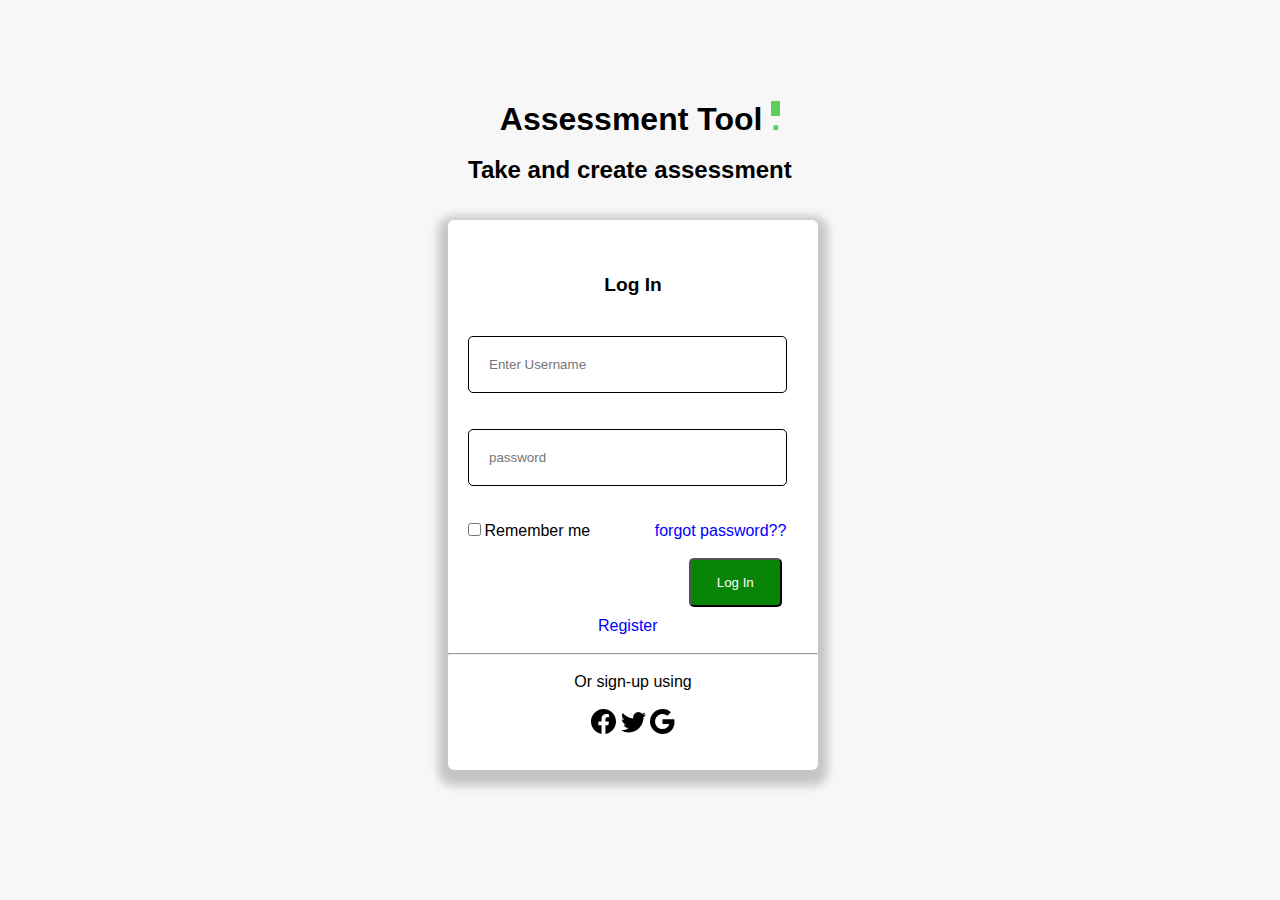
<file: loginfortool/index.html>
<!DOCTYPE html>
<html lang="en">

<head>
    <meta charset="UTF-8">
    <meta name="viewport" content="width=device-width, initial-scale=1.0">
    <title>loginfortool</title>
    <link rel="icon"  href="../OIP.jpg">
    <link rel="stylesheet" href="style.css">
    <script src="https://cdn.jsdelivr.net/npm/@popperjs/core@2.11.8/dist/umd/popper.min.js"
        integrity="sha384-I7E8VVD/ismYTF4hNIPjVp/Zjvgyol6VFvRkX/vR+Vc4jQkC+hVqc2pM8ODewa9r"
        crossorigin="anonymous"></script>
    <script src="https://cdn.jsdelivr.net/npm/bootstrap@5.3.1/dist/js/bootstrap.min.js"
        integrity="sha384-Rx+T1VzGupg4BHQYs2gCW9It+akI2MM/mndMCy36UVfodzcJcF0GGLxZIzObiEfa"
        crossorigin="anonymous"></script>
</head>
<header>
    <h1>Assessment Tool <span id="icon1">.</span></h1>
</header>

<body>
    <div class="bigbox">
        <br>
        <h2 id="smallhead">Take and create assessment</h2>
        <br><br>
        <div id="wrapper">
            <div id="box1">
                <div id="logsin">
                    <!-- <span id="span1">Sign up</span> --> <span id="span2"><b>Log In</b></span>
                </div>
                
                <br>
                <input id="user" type="text" placeholder="Enter Username">
                <br><br>
                <input id="pass" type="password" placeholder="password">
                <br><br>
                <div id="rec">
                    <input type="checkbox" id="checkbox">
                    <span><label id="rememberme">Remember me</label></span>
                    <a style="text-decoration: none; margin-left: 60px;color: #0000ff;" href="#">forgot password??</a>
                </div>
                <br>
                <a href="../take-assessment/tasses.html"><button id="log">Log In</button></a>
                <a id="reglink" style="text-decoration: none; color: #0000ff;" href="../registration page/rindex.html" style="text-align: center; text-decoration: none;">Register</a><br>
                <hr><br>
                <div class="iconss">
                    <p style="text-align: center;">Or sign-up using</p><br>
                    <svg xmlns="http://www.w3.org/2000/svg" width="25" height="25" fill="currentColor"
                        class="bi bi-facebook" viewBox="0 0 16 16">
                        <path
                            d="M16 8.049c0-4.446-3.582-8.05-8-8.05C3.58 0-.002 3.603-.002 8.05c0 4.017 2.926 7.347 6.75 7.951v-5.625h-2.03V8.05H6.75V6.275c0-2.017 1.195-3.131 3.022-3.131.876 0 1.791.157 1.791.157v1.98h-1.009c-.993 0-1.303.621-1.303 1.258v1.51h2.218l-.354 2.326H9.25V16c3.824-.604 6.75-3.934 6.75-7.951z" />
                    </svg>
                    <svg xmlns="http://www.w3.org/2000/svg" width="25" height="25" fill="currentColor"
                        class="bi bi-twitter" viewBox="0 0 16 16">
                        <path
                            d="M5.026 15c6.038 0 9.341-5.003 9.341-9.334 0-.14 0-.282-.006-.422A6.685 6.685 0 0 0 16 3.542a6.658 6.658 0 0 1-1.889.518 3.301 3.301 0 0 0 1.447-1.817 6.533 6.533 0 0 1-2.087.793A3.286 3.286 0 0 0 7.875 6.03a9.325 9.325 0 0 1-6.767-3.429 3.289 3.289 0 0 0 1.018 4.382A3.323 3.323 0 0 1 .64 6.575v.045a3.288 3.288 0 0 0 2.632 3.218 3.203 3.203 0 0 1-.865.115 3.23 3.23 0 0 1-.614-.057 3.283 3.283 0 0 0 3.067 2.277A6.588 6.588 0 0 1 .78 13.58a6.32 6.32 0 0 1-.78-.045A9.344 9.344 0 0 0 5.026 15z" />
                    </svg>
                    <svg xmlns="http://www.w3.org/2000/svg" width="25" height="25" fill="currentColor"
                        class="bi bi-google" viewBox="0 0 16 16">
                        <path
                            d="M15.545 6.558a9.42 9.42 0 0 1 .139 1.626c0 2.434-.87 4.492-2.384 5.885h.002C11.978 15.292 10.158 16 8 16A8 8 0 1 1 8 0a7.689 7.689 0 0 1 5.352 2.082l-2.284 2.284A4.347 4.347 0 0 0 8 3.166c-2.087 0-3.86 1.408-4.492 3.304a4.792 4.792 0 0 0 0 3.063h.003c.635 1.893 2.405 3.301 4.492 3.301 1.078 0 2.004-.276 2.722-.764h-.003a3.702 3.702 0 0 0 1.599-2.431H8v-3.08h7.545z" />
                    </svg>
                </div>
            </div>
        </div>

    </div>

</body>

</html>
</file>
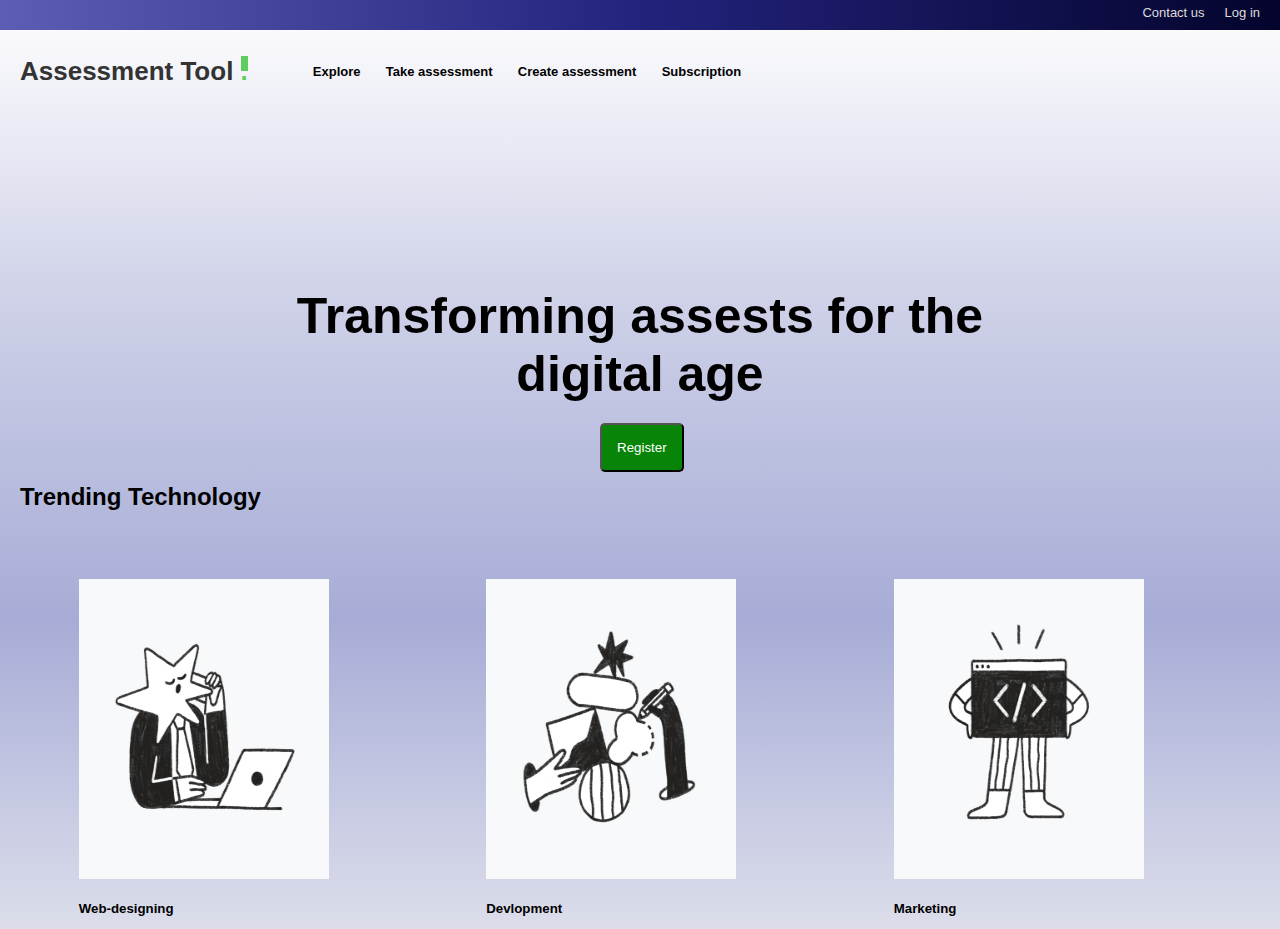
<file: hkr/hrk.html>
<!DOCTYPE html>
<html lang="en">

<head>
  <meta charset="UTF-8">
  <meta name="viewport" content="width=device-width, initial-scale=1.0">
  <title>homepage</title>
  <link rel="icon"  href="../OIP.jpg">
  <link rel="stylesheet" href="hrk.css">
  <link rel="stylesheet" href="https://cdnjs.cloudflare.com/ajax/libs/font-awesome/4.7.0/css/font-awesome.min.css">
</head>

<body>
  <div class="head">
    <a style="text-decoration: none;" href="../loginfortool/index.html"><span id="log">Log in</span></a>
    <span id="con">Contact us</span>
  </div><br>
  <div class="wrapper">
    <div class="section1">
      <h1 id="logo">Assessment Tool <span id="spa">.</span></h1>
      &nbsp;&nbsp;&nbsp;&nbsp;&nbsp;&nbsp;&nbsp;&nbsp;&nbsp;&nbsp;&nbsp;&nbsp;&nbsp;&nbsp;&nbsp;&nbsp;&nbsp;&nbsp;
     
      <div class="wrapper">
        <span class="options"><b>Explore</b></span>&nbsp;&nbsp;&nbsp;&nbsp;&nbsp;&nbsp;
        <span class="options"><b>Take assessment</b></span>&nbsp;&nbsp;&nbsp;&nbsp;&nbsp;&nbsp;
        <span class="options"><b>Create assessment</b></span>&nbsp;&nbsp;&nbsp;&nbsp;&nbsp;&nbsp;
        <span class="options"><b>Subscription</b></span>
      </div>
     
    </div>
    </div>
    <div class="section2">
      <p><b>Transforming assests for the <br>digital age</b></p>
    </div>
    <div class="button"><a href="../registration page/rindex.html"><button id="button1">Register</button></a></div>

  </div>
  <h2>&nbsp;&nbsp;&nbsp;Trending Technology</h2><br>
  <div class="flexbox">
  <div class="card text-bg-dark">
    <img  src="../hkr/images/lohp-category-business-2x-v2.jpg" class="card-img" alt="...">
    <div class="card-img-overlay"><br>
      <h5 class="card-title">Web-designing</h5>
    </div>
  </div>
  <div class="card text-bg-dark">
    <img  src="../hkr/images/lohp-category-design-2x-v2.jpg" class="card-img" alt="...">
    <div class="card-img-overlay"><br>
      <h5 class="card-title">Devlopment</h5>
    </div>
  </div>
  <div class="card text-bg-dark">
    <img  src="../hkr/images/lohp-category-development-2x-v2.jpg" class="card-img" alt="...">
    <div class="card-img-overlay"><br>
      <h5 class="card-title">Marketing</h5>
    </div>
  </div>
  <br>

 
</div>
  
  <!-- <footer>
    <svg xmlns="http://www.w3.org/2000/svg" width="16" height="16" fill="currentColor" class="bi bi-facebook"
      viewBox="0 0 16 16">
      <path
        d="M16 8.049c0-4.446-3.582-8.05-8-8.05C3.58 0-.002 3.603-.002 8.05c0 4.017 2.926 7.347 6.75 7.951v-5.625h-2.03V8.05H6.75V6.275c0-2.017 1.195-3.131 3.022-3.131.876 0 1.791.157 1.791.157v1.98h-1.009c-.993 0-1.303.621-1.303 1.258v1.51h2.218l-.354 2.326H9.25V16c3.824-.604 6.75-3.934 6.75-7.951z" />
    </svg>
    <svg xmlns="http://www.w3.org/2000/svg" width="16" height="16" fill="currentColor" class="bi bi-instagram"
      viewBox="0 0 16 16">
      <path
        d="M8 0C5.829 0 5.556.01 4.703.048 3.85.088 3.269.222 2.76.42a3.917 3.917 0 0 0-1.417.923A3.927 3.927 0 0 0 .42 2.76C.222 3.268.087 3.85.048 4.7.01 5.555 0 5.827 0 8.001c0 2.172.01 2.444.048 3.297.04.852.174 1.433.372 1.942.205.526.478.972.923 1.417.444.445.89.719 1.416.923.51.198 1.09.333 1.942.372C5.555 15.99 5.827 16 8 16s2.444-.01 3.298-.048c.851-.04 1.434-.174 1.943-.372a3.916 3.916 0 0 0 1.416-.923c.445-.445.718-.891.923-1.417.197-.509.332-1.09.372-1.942C15.99 10.445 16 10.173 16 8s-.01-2.445-.048-3.299c-.04-.851-.175-1.433-.372-1.941a3.926 3.926 0 0 0-.923-1.417A3.911 3.911 0 0 0 13.24.42c-.51-.198-1.092-.333-1.943-.372C10.443.01 10.172 0 7.998 0h.003zm-.717 1.442h.718c2.136 0 2.389.007 3.232.046.78.035 1.204.166 1.486.275.373.145.64.319.92.599.28.28.453.546.598.92.11.281.24.705.275 1.485.039.843.047 1.096.047 3.231s-.008 2.389-.047 3.232c-.035.78-.166 1.203-.275 1.485a2.47 2.47 0 0 1-.599.919c-.28.28-.546.453-.92.598-.28.11-.704.24-1.485.276-.843.038-1.096.047-3.232.047s-2.39-.009-3.233-.047c-.78-.036-1.203-.166-1.485-.276a2.478 2.478 0 0 1-.92-.598 2.48 2.48 0 0 1-.6-.92c-.109-.281-.24-.705-.275-1.485-.038-.843-.046-1.096-.046-3.233 0-2.136.008-2.388.046-3.231.036-.78.166-1.204.276-1.486.145-.373.319-.64.599-.92.28-.28.546-.453.92-.598.282-.11.705-.24 1.485-.276.738-.034 1.024-.044 2.515-.045v.002zm4.988 1.328a.96.96 0 1 0 0 1.92.96.96 0 0 0 0-1.92zm-4.27 1.122a4.109 4.109 0 1 0 0 8.217 4.109 4.109 0 0 0 0-8.217zm0 1.441a2.667 2.667 0 1 1 0 5.334 2.667 2.667 0 0 1 0-5.334z" />
    </svg>
    <svg xmlns="http://www.w3.org/2000/svg" width="16" height="16" fill="currentColor" class="bi bi-linkedin"
      viewBox="0 0 16 16">
      <path
        d="M0 1.146C0 .513.526 0 1.175 0h13.65C15.474 0 16 .513 16 1.146v13.708c0 .633-.526 1.146-1.175 1.146H1.175C.526 16 0 15.487 0 14.854V1.146zm4.943 12.248V6.169H2.542v7.225h2.401zm-1.2-8.212c.837 0 1.358-.554 1.358-1.248-.015-.709-.52-1.248-1.342-1.248-.822 0-1.359.54-1.359 1.248 0 .694.521 1.248 1.327 1.248h.016zm4.908 8.212V9.359c0-.216.016-.432.08-.586.173-.431.568-.878 1.232-.878.869 0 1.216.662 1.216 1.634v3.865h2.401V9.25c0-2.22-1.184-3.252-2.764-3.252-1.274 0-1.845.7-2.165 1.193v.025h-.016a5.54 5.54 0 0 1 .016-.025V6.169h-2.4c.03.678 0 7.225 0 7.225h2.4z" />
    </svg>
  </footer> -->
</body>

</html>
</file>
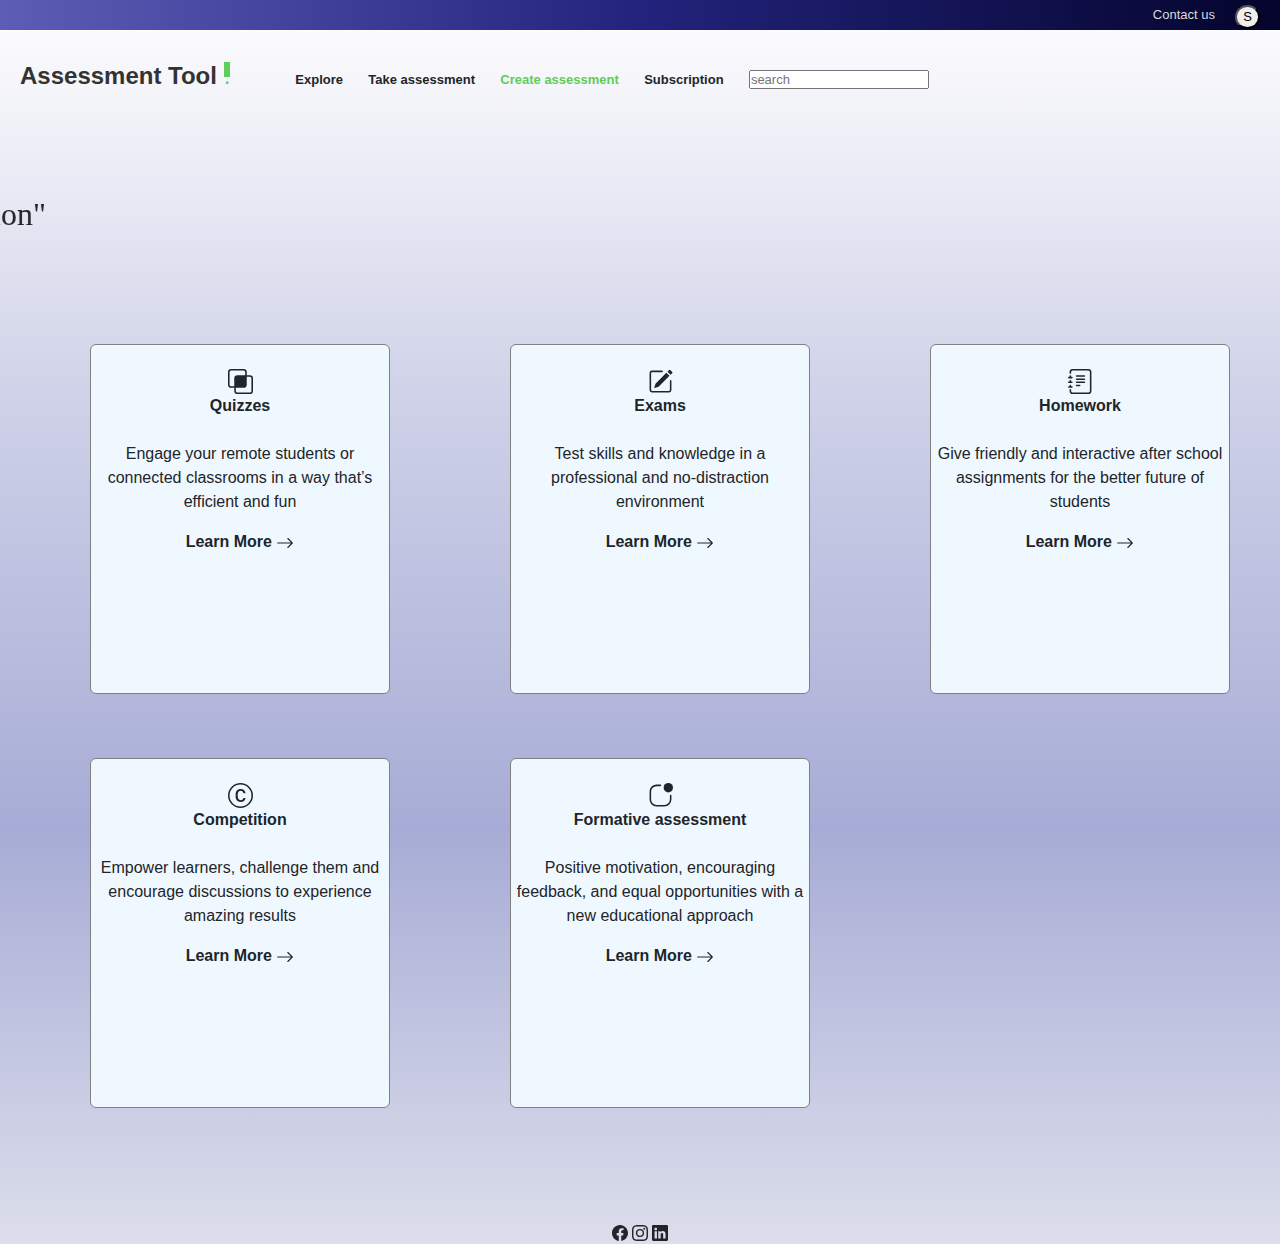
<file: homepage/home.html>
<!DOCTYPE html>
<html lang="en">

<head>
  <meta charset="UTF-8">
  <meta name="viewport" content="width=device-width, initial-scale=1.0">
  <title>Create Assessment</title>
  <link rel="icon"  href="../OIP.jpg">
  <link rel="stylesheet" href="home.css">
  <link rel="stylesheet" href="https://cdnjs.cloudflare.com/ajax/libs/font-awesome/4.7.0/css/font-awesome.min.css">
  <script src="https://cdn.jsdelivr.net/npm/@popperjs/core@2.11.8/dist/umd/popper.min.js"
    integrity="sha384-I7E8VVD/ismYTF4hNIPjVp/Zjvgyol6VFvRkX/vR+Vc4jQkC+hVqc2pM8ODewa9r"
    crossorigin="anonymous"></script>
  <script src="https://cdn.jsdelivr.net/npm/bootstrap@5.3.1/dist/js/bootstrap.min.js"
    integrity="sha384-Rx+T1VzGupg4BHQYs2gCW9It+akI2MM/mndMCy36UVfodzcJcF0GGLxZIzObiEfa"
    crossorigin="anonymous"></script>
  <link rel="stylesheet" href="	https://cdn.jsdelivr.net/npm/bootstrap@5.3.1/dist/css/bootstrap.min.css">
  <link rel="stylesheet" href="https://cdn.jsdelivr.net/npm/bootstrap@5.3.1/dist/js/bootstrap.bundle.min.js">
</head>

<body>
  <div class="head">
    <span id="log"><button id="logbutton">S</button></span>
    <span id="con">Contact us</span>
  </div><br>
  <div class="wrapper">
    <div class="section1">
      <h4 id="logo"><b>Assessment Tool</b> <span id="spa">.</span></h4>
      &nbsp;&nbsp;&nbsp;&nbsp;&nbsp;&nbsp;&nbsp;&nbsp;&nbsp;&nbsp;&nbsp;&nbsp;&nbsp;&nbsp;&nbsp;&nbsp;&nbsp;&nbsp;

      <div class="wrapper">
        <span class="options"><b>Explore</b></span>&nbsp;&nbsp;&nbsp;&nbsp;&nbsp;&nbsp;
        <span class="options"><b>Take assessment</b></span>&nbsp;&nbsp;&nbsp;&nbsp;&nbsp;&nbsp;
        <span id="createassessment" class="options"><b>Create assessment</b></span>&nbsp;&nbsp;&nbsp;&nbsp;&nbsp;&nbsp;
        <span class="options"><b>Subscription</b></span>&nbsp;&nbsp;&nbsp;&nbsp;&nbsp;&nbsp;
        <span class="options search"><input type="text"  id="searchtext" placeholder="search"></span>&nbsp;&nbsp;
     
      </div>

    </div>
  </div>
  <div id="h-text-container">
      <marquee  width="100%" direction="right" height="100px">
        <h2 id="htext">"Where knowledge Meets Evaluation"</h2>
        </marquee>
  </div>
  <div class="grid text-center">
    <div class="g-col-4"><br><svg xmlns="http://www.w3.org/2000/svg" width="25" height="25" fill="currentColor"
        class="bi bi-intersect" viewBox="0 0 16 16">
        <path
          d="M0 2a2 2 0 0 1 2-2h8a2 2 0 0 1 2 2v2h2a2 2 0 0 1 2 2v8a2 2 0 0 1-2 2H6a2 2 0 0 1-2-2v-2H2a2 2 0 0 1-2-2V2zm5 10v2a1 1 0 0 0 1 1h8a1 1 0 0 0 1-1V6a1 1 0 0 0-1-1h-2v5a2 2 0 0 1-2 2H5zm6-8V2a1 1 0 0 0-1-1H2a1 1 0 0 0-1 1v8a1 1 0 0 0 1 1h2V6a2 2 0 0 1 2-2h5z" />
      </svg>
      <p><b>Quizzes</b><br><br>Engage your remote students or connected classrooms in a way that’s efficient and fun</p><b class="learnmore">Learn More</b>&nbsp;<svg xmlns="http://www.w3.org/2000/svg" width="18" height="18" fill="currentColor" class="bi bi-arrow-right" viewBox="0 0 16 16">
        <path fill-rule="evenodd" d="M1 8a.5.5 0 0 1 .5-.5h11.793l-3.147-3.146a.5.5 0 0 1 .708-.708l4 4a.5.5 0 0 1 0 .708l-4 4a.5.5 0 0 1-.708-.708L13.293 8.5H1.5A.5.5 0 0 1 1 8z"/>
      </svg>
    </div>
    <div class="g-col-4"><br><svg xmlns="http://www.w3.org/2000/svg" width="25" height="25" fill="currentColor"
        class="bi bi-pencil-square" viewBox="0 0 16 16">
        <path
          d="M15.502 1.94a.5.5 0 0 1 0 .706L14.459 3.69l-2-2L13.502.646a.5.5 0 0 1 .707 0l1.293 1.293zm-1.75 2.456-2-2L4.939 9.21a.5.5 0 0 0-.121.196l-.805 2.414a.25.25 0 0 0 .316.316l2.414-.805a.5.5 0 0 0 .196-.12l6.813-6.814z" />
        <path fill-rule="evenodd"
          d="M1 13.5A1.5 1.5 0 0 0 2.5 15h11a1.5 1.5 0 0 0 1.5-1.5v-6a.5.5 0 0 0-1 0v6a.5.5 0 0 1-.5.5h-11a.5.5 0 0 1-.5-.5v-11a.5.5 0 0 1 .5-.5H9a.5.5 0 0 0 0-1H2.5A1.5 1.5 0 0 0 1 2.5v11z" />
      </svg>
      <p><b>Exams</b><br><br>Test skills and knowledge in a professional and no-distraction environment</p><b class="learnmore">Learn More</b>&nbsp;<svg xmlns="http://www.w3.org/2000/svg" width="18" height="18" fill="currentColor" class="bi bi-arrow-right" viewBox="0 0 16 16">
        <path fill-rule="evenodd" d="M1 8a.5.5 0 0 1 .5-.5h11.793l-3.147-3.146a.5.5 0 0 1 .708-.708l4 4a.5.5 0 0 1 0 .708l-4 4a.5.5 0 0 1-.708-.708L13.293 8.5H1.5A.5.5 0 0 1 1 8z"/>
      </svg>
    </div>
    <div class="g-col-4"><br><svg xmlns="http://www.w3.org/2000/svg" width="25" height="25" fill="currentColor"
        class="bi bi-journal-text" viewBox="0 0 16 16">
        <path
          d="M5 10.5a.5.5 0 0 1 .5-.5h2a.5.5 0 0 1 0 1h-2a.5.5 0 0 1-.5-.5zm0-2a.5.5 0 0 1 .5-.5h5a.5.5 0 0 1 0 1h-5a.5.5 0 0 1-.5-.5zm0-2a.5.5 0 0 1 .5-.5h5a.5.5 0 0 1 0 1h-5a.5.5 0 0 1-.5-.5zm0-2a.5.5 0 0 1 .5-.5h5a.5.5 0 0 1 0 1h-5a.5.5 0 0 1-.5-.5z" />
        <path
          d="M3 0h10a2 2 0 0 1 2 2v12a2 2 0 0 1-2 2H3a2 2 0 0 1-2-2v-1h1v1a1 1 0 0 0 1 1h10a1 1 0 0 0 1-1V2a1 1 0 0 0-1-1H3a1 1 0 0 0-1 1v1H1V2a2 2 0 0 1 2-2z" />
        <path
          d="M1 5v-.5a.5.5 0 0 1 1 0V5h.5a.5.5 0 0 1 0 1h-2a.5.5 0 0 1 0-1H1zm0 3v-.5a.5.5 0 0 1 1 0V8h.5a.5.5 0 0 1 0 1h-2a.5.5 0 0 1 0-1H1zm0 3v-.5a.5.5 0 0 1 1 0v.5h.5a.5.5 0 0 1 0 1h-2a.5.5 0 0 1 0-1H1z" />
      </svg>
      <p><b>Homework</b><br><br>Give friendly and interactive after school assignments for the better future of students</p><b class="learnmore">Learn More</b>&nbsp;<svg xmlns="http://www.w3.org/2000/svg" width="18" height="18" fill="currentColor" class="bi bi-arrow-right" viewBox="0 0 16 16">
        <path fill-rule="evenodd" d="M1 8a.5.5 0 0 1 .5-.5h11.793l-3.147-3.146a.5.5 0 0 1 .708-.708l4 4a.5.5 0 0 1 0 .708l-4 4a.5.5 0 0 1-.708-.708L13.293 8.5H1.5A.5.5 0 0 1 1 8z"/>
      </svg>
    </div>
    <div class="g-col-4"><br><svg xmlns="http://www.w3.org/2000/svg" width="25" height="25" fill="currentColor"
        class="bi bi-c-circle" viewBox="0 0 16 16">
        <path
          d="M1 8a7 7 0 1 0 14 0A7 7 0 0 0 1 8Zm15 0A8 8 0 1 1 0 8a8 8 0 0 1 16 0ZM8.146 4.992c-1.212 0-1.927.92-1.927 2.502v1.06c0 1.571.703 2.462 1.927 2.462.979 0 1.641-.586 1.729-1.418h1.295v.093c-.1 1.448-1.354 2.467-3.03 2.467-2.091 0-3.269-1.336-3.269-3.603V7.482c0-2.261 1.201-3.638 3.27-3.638 1.681 0 2.935 1.054 3.029 2.572v.088H9.875c-.088-.879-.768-1.512-1.729-1.512Z" />
      </svg>
      <p><b>Competition</b><br><br>Empower learners, challenge them and encourage discussions to experience amazing
        results</p><b class="learnmore">Learn More</b>&nbsp;<svg xmlns="http://www.w3.org/2000/svg" width="18" height="18" fill="currentColor" class="bi bi-arrow-right" viewBox="0 0 16 16">
          <path fill-rule="evenodd" d="M1 8a.5.5 0 0 1 .5-.5h11.793l-3.147-3.146a.5.5 0 0 1 .708-.708l4 4a.5.5 0 0 1 0 .708l-4 4a.5.5 0 0 1-.708-.708L13.293 8.5H1.5A.5.5 0 0 1 1 8z"/>
        </svg>
    </div>
    <div class="g-col-4"><br><svg xmlns="http://www.w3.org/2000/svg" width="25" height="25" fill="currentColor"
        class="bi bi-app-indicator" viewBox="0 0 16 16">
        <path
          d="M5.5 2A3.5 3.5 0 0 0 2 5.5v5A3.5 3.5 0 0 0 5.5 14h5a3.5 3.5 0 0 0 3.5-3.5V8a.5.5 0 0 1 1 0v2.5a4.5 4.5 0 0 1-4.5 4.5h-5A4.5 4.5 0 0 1 1 10.5v-5A4.5 4.5 0 0 1 5.5 1H8a.5.5 0 0 1 0 1H5.5z" />
        <path d="M16 3a3 3 0 1 1-6 0 3 3 0 0 1 6 0z" />
      </svg>
      <p><b>Formative assessment</b><br><br>Positive motivation, encouraging feedback, and equal opportunities with a
        new educational approach</p><b class="learnmore">Learn More</b>&nbsp;<svg xmlns="http://www.w3.org/2000/svg" width="18" height="18" fill="currentColor" class="bi bi-arrow-right" viewBox="0 0 16 16">
          <path fill-rule="evenodd" d="M1 8a.5.5 0 0 1 .5-.5h11.793l-3.147-3.146a.5.5 0 0 1 .708-.708l4 4a.5.5 0 0 1 0 .708l-4 4a.5.5 0 0 1-.708-.708L13.293 8.5H1.5A.5.5 0 0 1 1 8z"/>
        </svg>
    </div>

  </div>


  </div>



  <footer>
    <svg xmlns="http://www.w3.org/2000/svg" width="16" height="16" fill="currentColor" class="bi bi-facebook"
      viewBox="0 0 16 16">
      <path
        d="M16 8.049c0-4.446-3.582-8.05-8-8.05C3.58 0-.002 3.603-.002 8.05c0 4.017 2.926 7.347 6.75 7.951v-5.625h-2.03V8.05H6.75V6.275c0-2.017 1.195-3.131 3.022-3.131.876 0 1.791.157 1.791.157v1.98h-1.009c-.993 0-1.303.621-1.303 1.258v1.51h2.218l-.354 2.326H9.25V16c3.824-.604 6.75-3.934 6.75-7.951z" />
    </svg>
    <svg xmlns="http://www.w3.org/2000/svg" width="16" height="16" fill="currentColor" class="bi bi-instagram"
      viewBox="0 0 16 16">
      <path
        d="M8 0C5.829 0 5.556.01 4.703.048 3.85.088 3.269.222 2.76.42a3.917 3.917 0 0 0-1.417.923A3.927 3.927 0 0 0 .42 2.76C.222 3.268.087 3.85.048 4.7.01 5.555 0 5.827 0 8.001c0 2.172.01 2.444.048 3.297.04.852.174 1.433.372 1.942.205.526.478.972.923 1.417.444.445.89.719 1.416.923.51.198 1.09.333 1.942.372C5.555 15.99 5.827 16 8 16s2.444-.01 3.298-.048c.851-.04 1.434-.174 1.943-.372a3.916 3.916 0 0 0 1.416-.923c.445-.445.718-.891.923-1.417.197-.509.332-1.09.372-1.942C15.99 10.445 16 10.173 16 8s-.01-2.445-.048-3.299c-.04-.851-.175-1.433-.372-1.941a3.926 3.926 0 0 0-.923-1.417A3.911 3.911 0 0 0 13.24.42c-.51-.198-1.092-.333-1.943-.372C10.443.01 10.172 0 7.998 0h.003zm-.717 1.442h.718c2.136 0 2.389.007 3.232.046.78.035 1.204.166 1.486.275.373.145.64.319.92.599.28.28.453.546.598.92.11.281.24.705.275 1.485.039.843.047 1.096.047 3.231s-.008 2.389-.047 3.232c-.035.78-.166 1.203-.275 1.485a2.47 2.47 0 0 1-.599.919c-.28.28-.546.453-.92.598-.28.11-.704.24-1.485.276-.843.038-1.096.047-3.232.047s-2.39-.009-3.233-.047c-.78-.036-1.203-.166-1.485-.276a2.478 2.478 0 0 1-.92-.598 2.48 2.48 0 0 1-.6-.92c-.109-.281-.24-.705-.275-1.485-.038-.843-.046-1.096-.046-3.233 0-2.136.008-2.388.046-3.231.036-.78.166-1.204.276-1.486.145-.373.319-.64.599-.92.28-.28.546-.453.92-.598.282-.11.705-.24 1.485-.276.738-.034 1.024-.044 2.515-.045v.002zm4.988 1.328a.96.96 0 1 0 0 1.92.96.96 0 0 0 0-1.92zm-4.27 1.122a4.109 4.109 0 1 0 0 8.217 4.109 4.109 0 0 0 0-8.217zm0 1.441a2.667 2.667 0 1 1 0 5.334 2.667 2.667 0 0 1 0-5.334z" />
    </svg>
    <svg xmlns="http://www.w3.org/2000/svg" width="16" height="16" fill="currentColor" class="bi bi-linkedin"
      viewBox="0 0 16 16">
      <path
        d="M0 1.146C0 .513.526 0 1.175 0h13.65C15.474 0 16 .513 16 1.146v13.708c0 .633-.526 1.146-1.175 1.146H1.175C.526 16 0 15.487 0 14.854V1.146zm4.943 12.248V6.169H2.542v7.225h2.401zm-1.2-8.212c.837 0 1.358-.554 1.358-1.248-.015-.709-.52-1.248-1.342-1.248-.822 0-1.359.54-1.359 1.248 0 .694.521 1.248 1.327 1.248h.016zm4.908 8.212V9.359c0-.216.016-.432.08-.586.173-.431.568-.878 1.232-.878.869 0 1.216.662 1.216 1.634v3.865h2.401V9.25c0-2.22-1.184-3.252-2.764-3.252-1.274 0-1.845.7-2.165 1.193v.025h-.016a5.54 5.54 0 0 1 .016-.025V6.169h-2.4c.03.678 0 7.225 0 7.225h2.4z" />
    </svg>
  </footer>
</body>

</html>
</file>
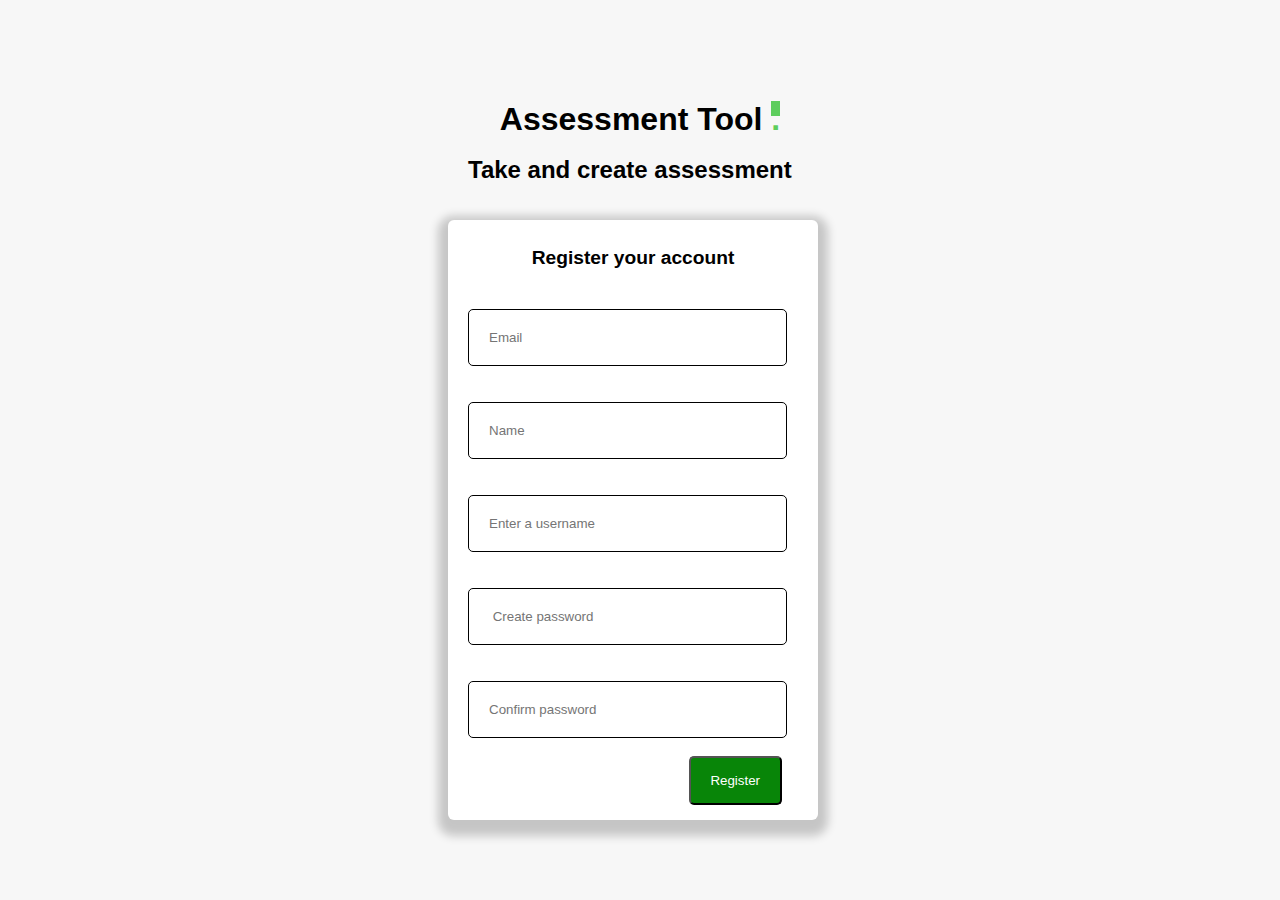
<file: registration page/rindex.html>
<!DOCTYPE html>
<html lang="en">

<head>
    <meta charset="UTF-8">
    <meta name="viewport" content="width=device-width, initial-scale=1.0">
    <title>registrarion page</title>
    <link rel="icon"  href="../OIP.jpg">
    <link rel="stylesheet" href="rstyle.css">
</head>

<body>
    <header>
        <h1>Assessment Tool <span id="icon1">.</span></h1>
    </header>

    <body>
        <div class="bigbox">
            <br>
            <h2 id="smallhead">Take and create assessment</h2>
            <br><br>
            <div id="wrapper">
                <div id="box1">
                    <div id="logsin">
                        <!-- <span id="span1">Sign up</span> --><span id="span2"><b>Register your account</b></span>

                    </div>
                    <br>
                    <input id="user" type="text" placeholder="Email"><br><br>
                    <input id="user" type="text" placeholder="Name">

                    <br><br>
                    <input id="pass" type="text" placeholder="Enter a username"><br><br>
                    <input id="pass" type="password" placeholder=" Create password">
                    <br><br>
                    <input id="pass" type="password" placeholder="Confirm password">

                    <br>
                    <a href="../loginfortool/index.html"><button id="log"> Register</button></a>


                </div>
            </div>

        </div>
    </body>

</html>
</file>
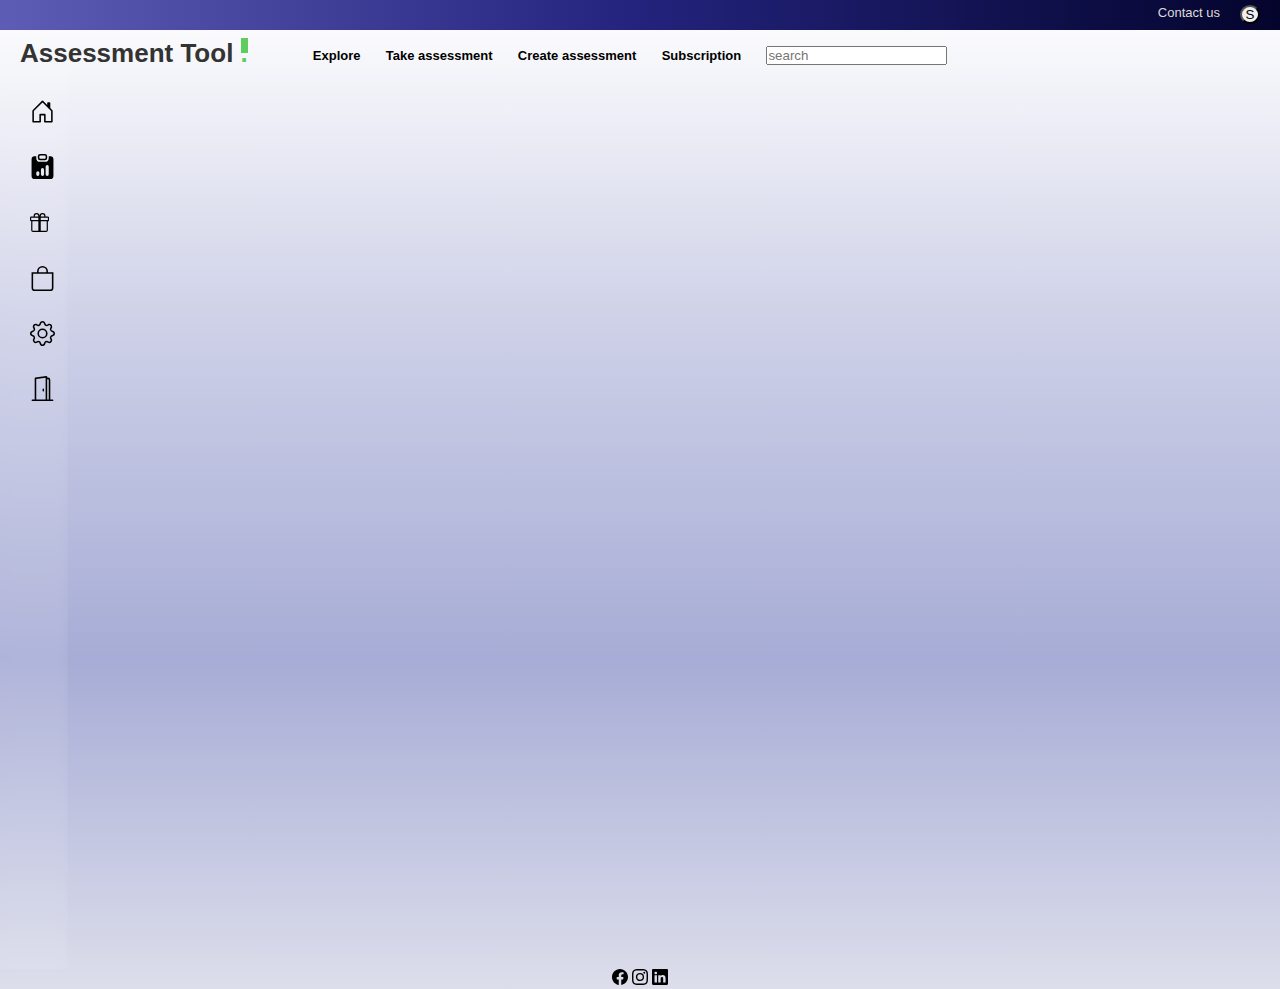
<file: take-assessment/tasses.html>
<!DOCTYPE html>
<html lang="en">
<head>
    <meta charset="UTF-8">
    <meta name="viewport" content="width=device-width, initial-scale=1.0">
    <title>Dashboard</title>
    <link rel="icon"  href="../OIP.jpg">
    <link rel="stylesheet" href="tasses.css">
</head>
<body>
    <div class="head">
        <span id="log"><button id="logbutton">S</button></span>
        <span id="con">Contact us</span>
      </div>

     <div class="wrapper">
    <div class="section1">
      <h1 id="logo"><b>Assessment Tool</b> <span id="spa">.</span></h1>
      &nbsp;&nbsp;&nbsp;&nbsp;&nbsp;&nbsp;&nbsp;&nbsp;&nbsp;&nbsp;&nbsp;&nbsp;&nbsp;&nbsp;&nbsp;&nbsp;&nbsp;&nbsp;

      <div class="wrapper">
        <span class="options"><b>Explore</b></span>&nbsp;&nbsp;&nbsp;&nbsp;&nbsp;&nbsp;
        <span class="options"><b>Take assessment</b></span>&nbsp;&nbsp;&nbsp;&nbsp;&nbsp;&nbsp;
        <a style="text-decoration: none;color: black;" href="../homepage/home.html"><span id="createassessment" class="options"><b>Create assessment</b></span></a>&nbsp;&nbsp;&nbsp;&nbsp;&nbsp;&nbsp;
        <span class="options"><b>Subscription</b></span>&nbsp;&nbsp;&nbsp;&nbsp;&nbsp;&nbsp;
        <span class="options search"><input type="text"  id="searchtext" placeholder="search"></span>&nbsp;&nbsp;
     
      </div>

    </div>
  </div>

      <div class="side-bar">
        <div class="bar-item">
             <ul>
                <li><svg xmlns="http://www.w3.org/2000/svg" width="25" height="25" fill="currentColor" class="bi bi-house-door" viewBox="0 0 16 16">
                    <path d="M8.354 1.146a.5.5 0 0 0-.708 0l-6 6A.5.5 0 0 0 1.5 7.5v7a.5.5 0 0 0 .5.5h4.5a.5.5 0 0 0 .5-.5v-4h2v4a.5.5 0 0 0 .5.5H14a.5.5 0 0 0 .5-.5v-7a.5.5 0 0 0-.146-.354L13 5.793V2.5a.5.5 0 0 0-.5-.5h-1a.5.5 0 0 0-.5.5v1.293L8.354 1.146ZM2.5 14V7.707l5.5-5.5 5.5 5.5V14H10v-4a.5.5 0 0 0-.5-.5h-3a.5.5 0 0 0-.5.5v4H2.5Z"/>
                  </svg>&nbsp;&nbsp;&nbsp;&nbsp;<p>Home</p></li>
                <li><svg xmlns="http://www.w3.org/2000/svg" width="25" height="25" fill="currentColor" class="bi bi-clipboard-data-fill" viewBox="0 0 16 16">
                    <path d="M6.5 0A1.5 1.5 0 0 0 5 1.5v1A1.5 1.5 0 0 0 6.5 4h3A1.5 1.5 0 0 0 11 2.5v-1A1.5 1.5 0 0 0 9.5 0h-3Zm3 1a.5.5 0 0 1 .5.5v1a.5.5 0 0 1-.5.5h-3a.5.5 0 0 1-.5-.5v-1a.5.5 0 0 1 .5-.5h3Z"/>
                    <path d="M4 1.5H3a2 2 0 0 0-2 2V14a2 2 0 0 0 2 2h10a2 2 0 0 0 2-2V3.5a2 2 0 0 0-2-2h-1v1A2.5 2.5 0 0 1 9.5 5h-3A2.5 2.5 0 0 1 4 2.5v-1ZM10 8a1 1 0 1 1 2 0v5a1 1 0 1 1-2 0V8Zm-6 4a1 1 0 1 1 2 0v1a1 1 0 1 1-2 0v-1Zm4-3a1 1 0 0 1 1 1v3a1 1 0 1 1-2 0v-3a1 1 0 0 1 1-1Z"/>
                  </svg>&nbsp;&nbsp;&nbsp;&nbsp;<p>Project</p></li>
                <li><svg xmlns="http://www.w3.org/2000/svg" width="27" height="27" fill="currentColor" class="bi bi-gift" viewBox="0 0 16 16">
                    <path d="M3 2.5a2.5 2.5 0 0 1 5 0 2.5 2.5 0 0 1 5 0v.006c0 .07 0 .27-.038.494H15a1 1 0 0 1 1 1v2a1 1 0 0 1-1 1v7.5a1.5 1.5 0 0 1-1.5 1.5h-11A1.5 1.5 0 0 1 1 14.5V7a1 1 0 0 1-1-1V4a1 1 0 0 1 1-1h2.038A2.968 2.968 0 0 1 3 2.506V2.5zm1.068.5H7v-.5a1.5 1.5 0 1 0-3 0c0 .085.002.274.045.43a.522.522 0 0 0 .023.07zM9 3h2.932a.56.56 0 0 0 .023-.07c.043-.156.045-.345.045-.43a1.5 1.5 0 0 0-3 0V3zM1 4v2h6V4H1zm8 0v2h6V4H9zm5 3H9v8h4.5a.5.5 0 0 0 .5-.5V7zm-7 8V7H2v7.5a.5.5 0 0 0 .5.5H7z"/>
                  </svg>&nbsp;&nbsp;&nbsp;&nbsp;<p>Rewards</p></li>
                <li><svg xmlns="http://www.w3.org/2000/svg" width="25" height="25" fill="currentColor" class="bi bi-bag" viewBox="0 0 16 16">
                    <path d="M8 1a2.5 2.5 0 0 1 2.5 2.5V4h-5v-.5A2.5 2.5 0 0 1 8 1zm3.5 3v-.5a3.5 3.5 0 1 0-7 0V4H1v10a2 2 0 0 0 2 2h10a2 2 0 0 0 2-2V4h-3.5zM2 5h12v9a1 1 0 0 1-1 1H3a1 1 0 0 1-1-1V5z"/>
                  </svg>&nbsp;&nbsp;&nbsp;&nbsp;<p>Project</p></li>
                <li><svg xmlns="http://www.w3.org/2000/svg" width="25" height="25" fill="currentColor" class="bi bi-gear" viewBox="0 0 16 16">
                    <path d="M8 4.754a3.246 3.246 0 1 0 0 6.492 3.246 3.246 0 0 0 0-6.492zM5.754 8a2.246 2.246 0 1 1 4.492 0 2.246 2.246 0 0 1-4.492 0z"/>
                    <path d="M9.796 1.343c-.527-1.79-3.065-1.79-3.592 0l-.094.319a.873.873 0 0 1-1.255.52l-.292-.16c-1.64-.892-3.433.902-2.54 2.541l.159.292a.873.873 0 0 1-.52 1.255l-.319.094c-1.79.527-1.79 3.065 0 3.592l.319.094a.873.873 0 0 1 .52 1.255l-.16.292c-.892 1.64.901 3.434 2.541 2.54l.292-.159a.873.873 0 0 1 1.255.52l.094.319c.527 1.79 3.065 1.79 3.592 0l.094-.319a.873.873 0 0 1 1.255-.52l.292.16c1.64.893 3.434-.902 2.54-2.541l-.159-.292a.873.873 0 0 1 .52-1.255l.319-.094c1.79-.527 1.79-3.065 0-3.592l-.319-.094a.873.873 0 0 1-.52-1.255l.16-.292c.893-1.64-.902-3.433-2.541-2.54l-.292.159a.873.873 0 0 1-1.255-.52l-.094-.319zm-2.633.283c.246-.835 1.428-.835 1.674 0l.094.319a1.873 1.873 0 0 0 2.693 1.115l.291-.16c.764-.415 1.6.42 1.184 1.185l-.159.292a1.873 1.873 0 0 0 1.116 2.692l.318.094c.835.246.835 1.428 0 1.674l-.319.094a1.873 1.873 0 0 0-1.115 2.693l.16.291c.415.764-.42 1.6-1.185 1.184l-.291-.159a1.873 1.873 0 0 0-2.693 1.116l-.094.318c-.246.835-1.428.835-1.674 0l-.094-.319a1.873 1.873 0 0 0-2.692-1.115l-.292.16c-.764.415-1.6-.42-1.184-1.185l.159-.291A1.873 1.873 0 0 0 1.945 8.93l-.319-.094c-.835-.246-.835-1.428 0-1.674l.319-.094A1.873 1.873 0 0 0 3.06 4.377l-.16-.292c-.415-.764.42-1.6 1.185-1.184l.292.159a1.873 1.873 0 0 0 2.692-1.115l.094-.319z"/>
                  </svg>&nbsp;&nbsp;&nbsp;&nbsp;<p>Seeting</p></li>
                <li><svg xmlns="http://www.w3.org/2000/svg" width="25" height="25" fill="currentColor" class="bi bi-door-open" viewBox="0 0 16 16">
                    <path d="M8.5 10c-.276 0-.5-.448-.5-1s.224-1 .5-1 .5.448.5 1-.224 1-.5 1z"/>
                    <path d="M10.828.122A.5.5 0 0 1 11 .5V1h.5A1.5 1.5 0 0 1 13 2.5V15h1.5a.5.5 0 0 1 0 1h-13a.5.5 0 0 1 0-1H3V1.5a.5.5 0 0 1 .43-.495l7-1a.5.5 0 0 1 .398.117zM11.5 2H11v13h1V2.5a.5.5 0 0 0-.5-.5zM4 1.934V15h6V1.077l-6 .857z"/>
                  </svg>&nbsp;&nbsp;&nbsp;&nbsp;<p>Logout</p></li>
             </ul>
        </div>
      </div>
      <div class="big-box">
        <div class="small-box">

        </div>
      </div>
      <footer>
        <svg xmlns="http://www.w3.org/2000/svg" width="16" height="16" fill="currentColor" class="bi bi-facebook"
          viewBox="0 0 16 16">
          <path
            d="M16 8.049c0-4.446-3.582-8.05-8-8.05C3.58 0-.002 3.603-.002 8.05c0 4.017 2.926 7.347 6.75 7.951v-5.625h-2.03V8.05H6.75V6.275c0-2.017 1.195-3.131 3.022-3.131.876 0 1.791.157 1.791.157v1.98h-1.009c-.993 0-1.303.621-1.303 1.258v1.51h2.218l-.354 2.326H9.25V16c3.824-.604 6.75-3.934 6.75-7.951z" />
        </svg>
        <svg xmlns="http://www.w3.org/2000/svg" width="16" height="16" fill="currentColor" class="bi bi-instagram"
          viewBox="0 0 16 16">
          <path
            d="M8 0C5.829 0 5.556.01 4.703.048 3.85.088 3.269.222 2.76.42a3.917 3.917 0 0 0-1.417.923A3.927 3.927 0 0 0 .42 2.76C.222 3.268.087 3.85.048 4.7.01 5.555 0 5.827 0 8.001c0 2.172.01 2.444.048 3.297.04.852.174 1.433.372 1.942.205.526.478.972.923 1.417.444.445.89.719 1.416.923.51.198 1.09.333 1.942.372C5.555 15.99 5.827 16 8 16s2.444-.01 3.298-.048c.851-.04 1.434-.174 1.943-.372a3.916 3.916 0 0 0 1.416-.923c.445-.445.718-.891.923-1.417.197-.509.332-1.09.372-1.942C15.99 10.445 16 10.173 16 8s-.01-2.445-.048-3.299c-.04-.851-.175-1.433-.372-1.941a3.926 3.926 0 0 0-.923-1.417A3.911 3.911 0 0 0 13.24.42c-.51-.198-1.092-.333-1.943-.372C10.443.01 10.172 0 7.998 0h.003zm-.717 1.442h.718c2.136 0 2.389.007 3.232.046.78.035 1.204.166 1.486.275.373.145.64.319.92.599.28.28.453.546.598.92.11.281.24.705.275 1.485.039.843.047 1.096.047 3.231s-.008 2.389-.047 3.232c-.035.78-.166 1.203-.275 1.485a2.47 2.47 0 0 1-.599.919c-.28.28-.546.453-.92.598-.28.11-.704.24-1.485.276-.843.038-1.096.047-3.232.047s-2.39-.009-3.233-.047c-.78-.036-1.203-.166-1.485-.276a2.478 2.478 0 0 1-.92-.598 2.48 2.48 0 0 1-.6-.92c-.109-.281-.24-.705-.275-1.485-.038-.843-.046-1.096-.046-3.233 0-2.136.008-2.388.046-3.231.036-.78.166-1.204.276-1.486.145-.373.319-.64.599-.92.28-.28.546-.453.92-.598.282-.11.705-.24 1.485-.276.738-.034 1.024-.044 2.515-.045v.002zm4.988 1.328a.96.96 0 1 0 0 1.92.96.96 0 0 0 0-1.92zm-4.27 1.122a4.109 4.109 0 1 0 0 8.217 4.109 4.109 0 0 0 0-8.217zm0 1.441a2.667 2.667 0 1 1 0 5.334 2.667 2.667 0 0 1 0-5.334z" />
        </svg>
        <svg xmlns="http://www.w3.org/2000/svg" width="16" height="16" fill="currentColor" class="bi bi-linkedin"
          viewBox="0 0 16 16">
          <path
            d="M0 1.146C0 .513.526 0 1.175 0h13.65C15.474 0 16 .513 16 1.146v13.708c0 .633-.526 1.146-1.175 1.146H1.175C.526 16 0 15.487 0 14.854V1.146zm4.943 12.248V6.169H2.542v7.225h2.401zm-1.2-8.212c.837 0 1.358-.554 1.358-1.248-.015-.709-.52-1.248-1.342-1.248-.822 0-1.359.54-1.359 1.248 0 .694.521 1.248 1.327 1.248h.016zm4.908 8.212V9.359c0-.216.016-.432.08-.586.173-.431.568-.878 1.232-.878.869 0 1.216.662 1.216 1.634v3.865h2.401V9.25c0-2.22-1.184-3.252-2.764-3.252-1.274 0-1.845.7-2.165 1.193v.025h-.016a5.54 5.54 0 0 1 .016-.025V6.169h-2.4c.03.678 0 7.225 0 7.225h2.4z" />
        </svg>
      </footer>
</body>

</html>
</file>
<file: loginfortool/style.css>
* {
    margin: 0;
    padding: 0;
    box-sizing: border-box;
    font-family: sans-serif;

}

header {
    text-align: center;
    margin-top: 101px;
}

#icon1 {
    background-color: rgb(93, 205, 93);
    color: rgb(93, 205, 93);
    height: 15px;
    display: inline-block;
}

#smallhead {
    margin-left: 468px;
}

#username {
    margin-left: 468px;
}

#innerbox {
    margin-left: 470px;

}

#pass {
    padding: 20px;
    margin-left: 20px;
    border: 1px solid black;
    border-radius: 5px;
    width: 319px;
}

#user {
    padding: 20px;
    margin-left: 20px;
    border: 1px solid black;
    border-radius: 5px;
    width: 319px;
}

#box1 {
    display: flex;
    flex-direction: column;
    justify-content: center;
    width: 370px;
    height: 550px;
    margin-left: 35%;
    box-shadow: 0 6px 10px 10px rgba(0, 0, 0, 0.2);
    margin-bottom: 60px;
    border-radius: 6px;
    background-color: white;



}

#log {
    padding: 15px;
    border-radius: 5px;
    width: 25%;
    margin-left: 241px;
    margin-bottom: 10px;
    cursor: pointer;
    background-color: rgb(8, 133, 8);
    color: white;

}

#span1 {
    /* margin-left: 470px; */
    font-size: 20px;
    cursor: pointer;
    /* box-shadow: 0 6px 16px 0 rgba(0,0,0,.2); */
    padding: 22px;
    width: 50%;
    text-align: center;

}

#span2 {
    font-size: 20px;
    /* margin-left: 140px; */
    cursor: pointer;
    /* box-shadow: 0 6px 16px 0 rgba(0,0,0,.2); */
    width: 100%;
    padding: 22px;
    text-align: center;
    font-size: larger;
    /* margin-bottom: 34px; */

}

/* #wrapper{
  
  
   /* background:linear-gradient(to bottom,rgb(192, 193, 219),rgb(205, 208, 231),rgb(178, 181, 206),rgb(218, 220, 232));*/
/* height: 300px; */



#logsin {
    display: flex;
    justify-content: space-between;

}

#checkbox {
    margin-right: -22px;
}

#rememberme {
    margin-left: 21px;
}

#rec {
    display: inline;
    margin-left: 20px;
}

/* body{ 
    
     background:linear-gradient(to bottom,rgb(255, 255, 255),rgb(205, 208, 231),rgb(138, 145, 207),rgb(220, 222, 235)); 
    

}  */
body {
    background-color: rgb(247, 247, 247);
}

.iconss {
    text-align: center;
}
#reglink{
    padding-left: 150px;
}
</file>
<file: hkr/hrk.css>
* {
    margin: 0;
    padding: 0;
    font-family: sans-serif;
    box-sizing: border-box;

}

.head {
    background-color: rgb(2, 2, 38);
    color: rgb(221, 219, 219);
    height: 30px;
    background-image: linear-gradient(to right, rgb(93, 93, 182), rgb(35, 35, 125), rgb(4, 4, 45));
    /* padding-left: 1150px; */
}


#log {
    float: right;
    padding-right: 20px;
    font-size: small;
    padding-top: 5px;
    color: rgb(221, 219, 219);
}

#con {
    float: right;
    padding-right: 20px;
    font-size: small;
    padding-top: 5px;
}

#log:hover {
    color: white;
    cursor: pointer;
}

#con:hover {
    color: white;
    cursor: pointer;

}

#logo {
    padding-left: 20px;
    color: #333;
    cursor: pointer;
}

#spa {
    background-color: rgb(93, 205, 93);
    color: rgb(93, 205, 93);
    height: 15px;
    display: inline-block;

}

.section1 {
    display: flex;
    /* display:inline-block;  */

}

.options:hover {
    color: rgb(93, 205, 93);
    cursor: pointer;

}

.wrapper {
    margin-top: 8px;
    font-size: small;
}

.section2 {
    margin-top: 200px;
    text-align: center;
    font-size: 50px;
    text-shadow: #333;

}

.button {
    align-items: center;
    margin-left: 600px;
    margin-top: 20px;
    height: 60px;
}

#button1 {
    background-color: rgb(8, 133, 8);
    color: white;
    border-radius: 5px;
    padding: 15px;

}

#button1:hover {
    color: black;
    cursor: pointer;

}

body {
    background: linear-gradient(to bottom, rgb(255, 255, 255), rgb(205, 208, 231), rgb(167, 172, 214), rgb(220, 222, 235));
    height: 100%;
}
.card{
    height: 350px;
    width: 300px;
    margin-top: 50px;
    margin-left: 50px;

}
.card-img{
    height: 300px;
    width: 250px;
}
.card-img:hover{
   transform: scale(1.1);
   transition: 0.7s;
}
.flexbox{
    display: flex;
    justify-content:space-around;   
    
}
/* footer {
    text-align: center;
    margin-top: 102px;
} */
</file>
<file: homepage/home.css>
* {
    margin: 0;
    padding: 0;
    font-family: sans-serif;
    box-sizing: border-box;

}

.head {
    background-color: rgb(2, 2, 38);
    color: rgb(221, 219, 219);
    height: 30px;
    background-image: linear-gradient(to right, rgb(93, 93, 182), rgb(35, 35, 125), rgb(4, 4, 45));
    /* padding-left: 1150px; */
}


#log {
    float: right;
    padding-right: 20px;
    font-size: small;
    padding-top: 5px;
   
}
#logbutton{
    border-radius: 50%;
    width: 25px;
}

#con {
    float: right;
    padding-right: 20px;
    font-size: small;
    padding-top: 5px;
}

#log:hover {
    color: white;
    cursor: pointer;
}

#con:hover {
    color: white;
    cursor: pointer;

}

#logo {
    padding-left: 20px;
    color: #333;
    cursor: pointer;
    
}

#spa {
    background-color: rgb(93, 205, 93);
    color: rgb(93, 205, 93);
    height: 15px;
    display: inline-block;

}

.section1 {
    display: flex;
    /* display:inline-block;  */

}

.options:hover {
    color: rgb(93, 205, 93);
    cursor: pointer;

}

.wrapper {
    margin-top: 8px;
    font-size: small;
    
}



.button {
    align-items: center;
    margin-left: 600px;
    margin-top: 20px;
    height: 60px;
}

#button1 {
    background-color: rgb(8, 133, 8);
    color: white;
    border-radius: 5px;
    padding: 15px;

}

#button1:hover {
    color: black;
    cursor: pointer;

}

body {
    /* background: linear-gradient(to bottom, rgb(255, 255, 255), rgb(205, 208, 231), rgb(167, 172, 214), rgb(220, 222, 235)); */
    height: 100%;
}

footer {
    text-align: center;
    margin-top: 102px;
}

.grid {
  
    display:grid;
    grid-template-columns: auto auto auto;
    padding: 10px;
    row-gap: 4rem;
    
}
.g-col-4{
    height: 350px;
    width: 300px;
    border: 1px solid rgb(65, 63, 63);
    margin-left: 80px;
    border-radius: 6px;
    border: 1px solid grey;
    background-color: aliceblue;
}
.g-col-4:hover{
    box-shadow: 0 6px 10px 10px rgba(0, 0, 0, 0.2);
    border: none;
}
.bi:hover{
    transform: scale(1.25);
    transition: 0.7s;
    
}

body{
    background: linear-gradient(to bottom, rgb(255, 255, 255), rgb(205, 208, 231), rgb(167, 172, 214), rgb(220, 222, 235));
}
.grid{
    margin-top: 2rem;
}
#htext{
    font-family:cursive;
   
}
#h-text-container{
    margin-top: 6rem;
}
#createassessment{
    color:rgb(93, 205, 93) ;
}
.learnmore{
    margin-top: 100px;
}
#searchtext{
    height: 19px;
}

#searchtext:hover{
    box-shadow:0 2px 2px 2px rgba(0, 0, 0, 0.2) ;
}
</file>
<file: registration page/rstyle.css>
*{
    margin: 0;
    padding: 0;
    box-sizing: border-box;
    font-family: sans-serif;
    
}
header{
    text-align: center;
    margin-top: 101px;
}
#icon1{
    background-color: rgb(93, 205, 93);
    color:rgb(93, 205, 93) ;
    height: 15px;
   display: inline-block;
}
#smallhead{
    margin-left: 468px;
}
#username{
    margin-left:468px ;
}
#innerbox{
   margin-left: 470px;
   
}
#pass{
    padding: 20px;
   margin-left: 20px;
    border: 1px solid black;
    border-radius: 5px;
    width: 319px;
}
#user{
    padding: 20px;
    margin-left: 20px;
    border: 1px solid black;
    border-radius: 5px;
    width: 319px;
}
#box1{
    display: flex;
    flex-direction: column;
    justify-content: center;
    width: 370px;
    height: 600px;
    margin-left: 35%;
    box-shadow: 0 6px 10px 10px  rgba(0, 0, 0, 0.2);
    margin-bottom: 60px;
    border-radius: 6px;
   background-color: white;
    
    
    
}
#log{
    padding: 15px;
    border-radius: 5px;
    width: 25%;
    margin-left: 241px;
    margin-bottom: 10px;
    cursor: pointer;
    background-color: rgb(8, 133, 8);
    color: white;
    
}
#span1{
    /* margin-left: 470px; */
    font-size: 20px;
    cursor: pointer;
    /* box-shadow: 0 6px 16px 0 rgba(0,0,0,.2); */
    padding: 22px;
    width: 50%;
    text-align: center;
    
}
#span2{
    font-size: 20px;
    /* margin-left: 140px; */
    cursor: pointer;
    /* box-shadow: 0 6px 16px 0 rgba(0,0,0,.2); */
    width: 100%;
    padding: 22px;
    text-align: center;
    font-size: larger;
    /* margin-bottom: 34px; */
    
}
/* #wrapper{
  
  
   /* background:linear-gradient(to bottom,rgb(192, 193, 219),rgb(205, 208, 231),rgb(178, 181, 206),rgb(218, 220, 232));*/
    /* height: 300px; */
  
    

#logsin{
 display: flex;
 justify-content: space-between;
 
}

#checkbox{
          margin-right: -22px;    
   }
    
#rememberme{
    margin-left: 21px;
}
#rec{
display: inline;
margin-left: 20px;
}
/* body{ 
    
     background:linear-gradient(to bottom,rgb(255, 255, 255),rgb(205, 208, 231),rgb(138, 145, 207),rgb(220, 222, 235)); 
    

}  */
body{
    background-color: rgb(247, 247, 247);
}
</file>
<file: take-assessment/tasses.css>
*{
    margin: 0;
    padding: 0;
    box-sizing: border-box;  
    font-family: sans-serif; 
}
body{
    background: linear-gradient(to bottom, rgb(255, 255, 255), rgb(205, 208, 231), rgb(167, 172, 214), rgb(220, 222, 235));
}

.head {
    background-color: rgb(2, 2, 38);
    color: rgb(221, 219, 219);
    height: 30px;
    background-image: linear-gradient(to right, rgb(93, 93, 182), rgb(35, 35, 125), rgb(4, 4, 45));
    /* padding-left: 1150px; */
}
#log {
    float: right;
    padding-right: 20px;
    font-size: small;
    padding-top: 5px;
}
#logbutton{
    border-radius: 50%;
    width: 20px;
}
#con {
    float: right;
    padding-right: 20px;
    font-size: small;
    padding-top: 5px;
}
.section1 {
    display: flex;
    /* display:inline-block;  */

}

.options:hover {
    color: rgb(93, 205, 93);
    cursor: pointer;

}

.wrapper {
    margin-top: 8px;
    font-size: small;
    
}
#logo {
    padding-left: 20px;
    color: #333;
    cursor: pointer;
    
}
#spa {
    background-color: rgb(93, 205, 93);
    color: rgb(93, 205, 93);
    height: 15px;
    display: inline-block;

}
.bar-item{
    width: 160px;
    height: 100vh;
    top: 0;
    left: 0;
    padding: 0px 15px;
    /* background: rgba(255, 255, 255, 0.2); */
    backdrop-filter: blur(5px);
    display:flex ;
    justify-content: space-between;
    flex-direction: column;
   
}

.side-bar{
    width: 68px;
    overflow: hidden;
    transition: width 0.87s;
    background: rgba(255,255,255,0.1);
   
}

ul{
    list-style: none;
    padding: 0px 15px;
}
ul li{
    margin: 30px 0;
    display: flex;
    align-items: center;
    justify-content: flex-start;
    cursor: pointer;
    
}
ul li p{
    white-space: nowrap;
}
.side-bar:hover{
    width: 250px;
}
footer{
    text-align: center;
}
</file>
